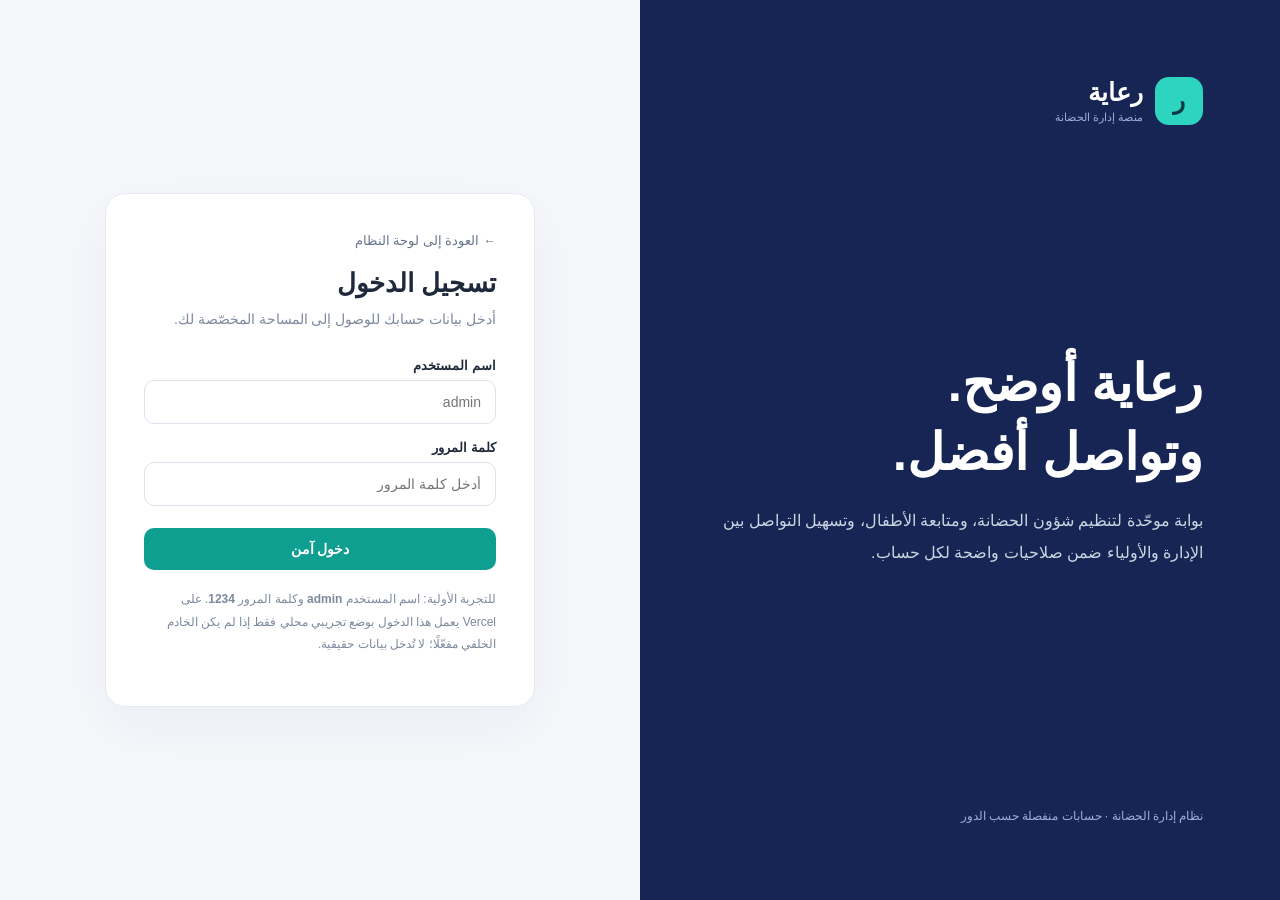
<file: index.html>
<!doctype html>
<html lang="ar" dir="rtl">
<head><meta charset="utf-8"><meta name="viewport" content="width=device-width,initial-scale=1"><meta name="theme-color" content="#172554"><title>رِعاية | إدارة الحضانة</title><link rel="stylesheet" href="styles.css"><style>.head-actions{display:flex;align-items:center;gap:16px}.accounts-link{font-size:12px;font-weight:700;color:#0f766e;text-decoration:none;white-space:nowrap}.accounts-link:hover{text-decoration:underline}@media(max-width:600px){.head-actions{gap:8px;flex-wrap:wrap}.accounts-link{font-size:11px}}</style></head>
<body><div class="shell"><aside class="sidebar"><div class="brand"><span>ر</span><div><b>رِعاية</b><small>منصة إدارة الحضانة</small></div></div><div class="workspace">● <span><b>حضانة البراعم</b><small>المساحة الإدارية</small></span></div><p class="navlabel">القائمة الرئيسية</p><nav id="nav"><button class="active" data-page="dashboard">▦ لوحة التحكم</button><button data-page="children">♧ الأطفال</button><button data-page="departments">▦ الأقسام</button><button data-page="attendance">◷ الحضور والانصراف</button><button data-page="payments">▤ المدفوعات</button><button data-page="staff">♙ المربّيات</button><button data-page="reports">▥ التقارير</button></nav><div class="sidefoot"><b>رِعاية</b><small>إدارة أكثر وضوحًا، ورعاية أفضل</small></div></aside><main><header><button id="menu" class="menubtn">☰</button><div>المساحة الإدارية <span>/</span> <b id="crumb">لوحة التحكم</b></div><div class="head-actions"><a href="accounts.html" class="accounts-link">الحسابات والأولياء ↗</a><time id="today"></time></div></header><section id="content"></section><footer>تنبيه: البيانات التجريبية محفوظة في هذا المتصفح فقط، ولا تُشارك بين الأجهزة قبل ربط قاعدة بيانات</footer></main></div><dialog id="dlg"><form id="form" method="dialog"><div class="modalhead"><h2 id="dlgtitle">إضافة سجل</h2><button type="button" id="close" class="x">×</button></div><div id="fields" class="fields"></div><div class="modalactions"><button type="button" id="cancel" class="btn">إلغاء</button><button type="submit" class="btn primary">حفظ البيانات ←</button></div></form></dialog><div id="toast" role="status"></div><script src="auth-guard.js"></script><script src="app.js"></script></body></html>
</file>
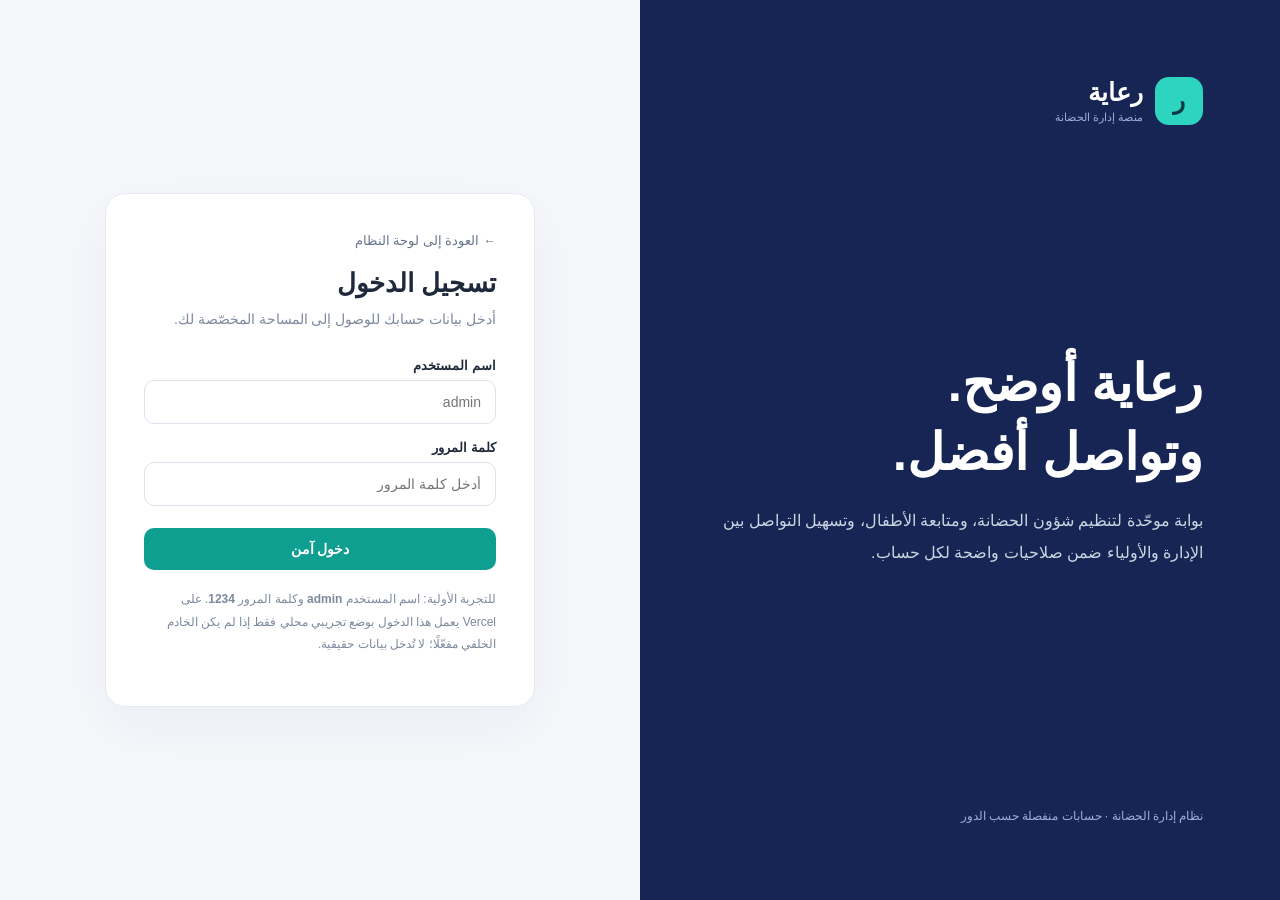
<file: accounts.html>
<!doctype html>
<html lang="ar" dir="rtl">
<head><meta charset="utf-8"><meta name="viewport" content="width=device-width,initial-scale=1"><title>الحسابات والملفات | رعاية</title><link rel="stylesheet" href="styles.css"><style>
.admin-page{max-width:1050px;margin:auto;padding:28px}.admin-top{display:flex;align-items:center;justify-content:space-between;gap:16px;flex-wrap:wrap;margin-bottom:24px}.admin-top h1{margin:0;color:#172554;font-size:26px}.admin-top p{color:#7d899e;margin:7px 0 0}.admin-top a{color:#0f766e;text-decoration:none}.admin-columns{display:grid;grid-template-columns:repeat(2,minmax(0,1fr));gap:18px}.admin-card{background:white;border:1px solid #e5eaf2;border-radius:15px;padding:22px}.admin-card h2{margin:0 0 8px;font-size:18px}.admin-card>p{font-size:13px;color:#7d899e;line-height:1.8;margin:0 0 18px}.admin-card label{display:block;font-size:13px;font-weight:650;margin:13px 0 6px}.admin-card input,.admin-card select{width:100%;padding:11px;border:1px solid #dce3ed;border-radius:9px;background:#fff}.admin-card button{border:0;background:#0f9f91;color:#fff;padding:12px 15px;border-radius:9px;margin-top:16px;font-weight:700}.notice{display:none;padding:12px;border-radius:9px;margin-top:14px;font-size:13px;line-height:1.8}.notice.ok{display:block;background:#e8f8f2;color:#12634f}.notice.err{display:block;background:#fff1f0;color:#9f3028}.account-id{font-weight:800;color:#172554}@media(max-width:760px){.admin-page{padding:16px}.admin-columns{grid-template-columns:1fr}}
</style></head>
<body><main class="admin-page"><header class="admin-top"><div><h1>إدارة الحسابات وملفات الأطفال</h1><p>إنشاء حسابات مستقلة للأولياء والمربّيات وربط كل طفل بحساب وليّه.</p></div><a href="index.html">← لوحة الإدارة</a></header><div id="globalNotice" class="notice"></div><div class="admin-columns"><section class="admin-card"><h2>إنشاء حساب</h2><p>ينشئ هذا النموذج حساب ولي أو مربّية على الخادم، وليس داخل المتصفح فقط.</p><form id="userForm"><label for="fullName">الاسم الكامل</label><input id="fullName" required maxlength="120"><label for="email">البريد الإلكتروني</label><input id="email" type="email" required maxlength="190"><label for="password">كلمة المرور المؤقتة</label><input id="password" type="password" minlength="12" required autocomplete="new-password"><label for="role">نوع الحساب</label><select id="role"><option value="parent">ولي أمر</option><option value="teacher">مربّية</option></select><button type="submit">إنشاء الحساب</button></form><div id="userNotice" class="notice"></div></section><section class="admin-card"><h2>تسجيل طفل وربطه بوليّه</h2><p>أدخل رقم حساب الولي الذي يظهر بعد إنشاء حسابه. بهذه الطريقة لا يُعرض ملف الطفل لحساب ولي آخر.</p><form id="childForm"><label for="parentId">رقم حساب الولي</label><input id="parentId" type="number" min="1" required><label for="childName">اسم الطفل</label><input id="childName" required maxlength="120"><label for="birthDate">تاريخ الميلاد</label><input id="birthDate" type="date"><label for="groupName">المجموعة</label><input id="groupName" maxlength="80" placeholder="مثال: الفراشات"><button type="submit">حفظ ملف الطفل</button></form><div id="childNotice" class="notice"></div></section></div><section class="admin-card" style="margin-top:18px"><h2>الحسابات المسجلة</h2><div id="accountsList" class="empty-state">سيظهر هنا حسابات الأولياء والمربّيات التي أُنشئت في هذا المتصفح.</div></section><section class="admin-card" style="margin-top:18px"><h2>ملفات الأطفال المسجلة</h2><div id="childrenList" class="empty-state">سيظهر هنا الأطفال المسجلون.</div></section></main><script>
let csrf='',demoMode=false;
const $=s=>document.querySelector(s);
function show(el,msg,ok=false){el.textContent=msg;el.className='notice '+(ok?'ok':'err')}
function readList(key){try{const x=JSON.parse(localStorage.getItem(key)||'[]');return Array.isArray(x)?x:[]}catch(_){return []}}
function saveList(key,list){localStorage.setItem(key,JSON.stringify(list))}
function renderLocalLists(){
 const accounts=readList('riaya_demo_accounts'),children=readList('riaya_demo_children');
 const esc=s=>String(s??'').replace(/[&<>"']/g,c=>({'&':'&amp;','<':'&lt;','>':'&gt;','"':'&quot;',"'":'&#39;'}[c]));
 $('#accountsList').innerHTML=accounts.length?'<div class="tablewrap"><table><thead><tr><th>رقم الحساب</th><th>الاسم</th><th>البريد</th><th>النوع</th></tr></thead><tbody>'+accounts.map(a=>'<tr><td>'+a.id+'</td><td>'+esc(a.name)+'</td><td>'+esc(a.email)+'</td><td>'+(a.role==='parent'?'ولي أمر':'مربّية')+'</td></tr>').join('')+'</tbody></table></div>':'<p class="empty-state">لا توجد حسابات تجريبية بعد.</p>';
 $('#childrenList').innerHTML=children.length?'<div class="tablewrap"><table><thead><tr><th>رقم الملف</th><th>اسم الطفل</th><th>رقم حساب الولي</th><th>المجموعة</th></tr></thead><tbody>'+children.map(x=>'<tr><td>'+x.id+'</td><td>'+esc(x.name)+'</td><td>'+x.parent_id+'</td><td>'+esc(x.group_name||'غير محددة')+'</td></tr>').join('')+'</tbody></table></div>':'<p class="empty-state">لا توجد ملفات أطفال بعد.</p>';
}
async function api(action,options={}){
 const r=await fetch('backend/api.php?action='+action,{credentials:'same-origin',...options,headers:{'Content-Type':'application/json',...(options.headers||{})}});
 const raw=await r.text();let d;try{d=JSON.parse(raw)}catch(_){throw new Error('API_UNAVAILABLE')}
 if(!r.ok)throw new Error(d.error||'تعذرت العملية');return d
}
(async()=>{
 try {
  const me=await api('me');
  if(me.user.role!=='admin'){location.replace(me.user.role==='parent'?'parent.html':'login.html');return}
  csrf=me.csrf;
 } catch(e) {
  try {const demo=JSON.parse(sessionStorage.getItem('riaya_demo_user')||'null');if(demo&&demo.role==='admin'){demoMode=true;const notice=$('#globalNotice');show(notice,'وضع تجريبي: الحسابات وملفات الأطفال تُحفظ في هذا المتصفح فقط، وليست على خادم مشترك.',true);renderLocalLists();return}}catch(_){}
  location.replace('login.html');
 }
})();
$('#userForm').addEventListener('submit',async e=>{
 e.preventDefault();const btn=e.submitter;btn.disabled=true;
 try{
  const payload={name:$('#fullName').value.trim(),email:$('#email').value.trim().toLowerCase(),password:$('#password').value,role:$('#role').value};
  if(demoMode){
   const list=readList('riaya_demo_accounts');
   if(list.some(x=>x.email===payload.email))throw new Error('هذا البريد مسجل بالفعل في بيانات التجربة');
   const account={id:Math.max(0,...list.map(x=>Number(x.id)||0))+1,name:payload.name,email:payload.email,role:payload.role};
   list.push(account);saveList('riaya_demo_accounts',list);
   if(account.role==='teacher'){
    const localDb=(()=>{try{return JSON.parse(localStorage.getItem('riaya_db')||'{}')}catch(_){return {}}})();
    if(!Array.isArray(localDb.staff))localDb.staff=[];
    localDb.staff.push({id:Math.max(0,...localDb.staff.map(x=>Number(x.id)||0))+1,name:account.name,role:'مربية',phone:'',group:'الإدارة',status:'نشط'});
    localStorage.setItem('riaya_db',JSON.stringify(localDb));
   }
   show($('#userNotice'),'تم إنشاء حساب تجريبي محلي. رقم الحساب: '+account.id+' — لن يعمل تسجيل دخول مستقل لهذا الحساب حتى ربط خادم وقاعدة بيانات.',true);renderLocalLists();
   $('#userForm').reset();if(account.role==='parent')$('#parentId').value=account.id;return;
  }
  const d=await api('users',{method:'POST',headers:{'X-CSRF-Token':csrf},body:JSON.stringify(payload)});
  show($('#userNotice'),'تم إنشاء الحساب بنجاح. رقم الحساب: '+d.id+' — أرسل بيانات الدخول إلى صاحب الحساب عبر قناة آمنة.',true);$('#userForm').reset();if(d.role==='parent')$('#parentId').value=d.id;
 }catch(err){show($('#userNotice'),err.message==='API_UNAVAILABLE'?'الخادم الخلفي غير مفعّل على Vercel؛ استخدم الوضع التجريبي أو اربط API وقاعدة بيانات.':err.message)}
 finally{btn.disabled=false}
});
$('#childForm').addEventListener('submit',async e=>{
 e.preventDefault();const btn=e.submitter;btn.disabled=true;
 try{
  const payload={parent_id:$('#parentId').value,name:$('#childName').value.trim(),birth_date:$('#birthDate').value,group_name:$('#groupName').value.trim()};
  if(demoMode){
   const accounts=readList('riaya_demo_accounts');
   const parent=accounts.find(x=>Number(x.id)===Number(payload.parent_id)&&x.role==='parent');
   if(!parent)throw new Error('لم يتم العثور على حساب ولي تجريبي بهذا الرقم. أنشئ حساب ولي أولًا.');
   const children=readList('riaya_demo_children');
   const child={id:Math.max(0,...children.map(x=>Number(x.id)||0))+1,parent_id:Number(payload.parent_id),name:payload.name,birth_date:payload.birth_date,group_name:payload.group_name};
   children.push(child);saveList('riaya_demo_children',children);
   const localDb=(()=>{try{return JSON.parse(localStorage.getItem('riaya_db')||'{}')}catch(_){return {}}})();
   if(!Array.isArray(localDb.children))localDb.children=[];
   localDb.children.push({id:Math.max(0,...localDb.children.map(x=>Number(x.id)||0))+1,name:payload.name,age:'',group:payload.group_name||'غير محددة',guardian:parent.name,phone:'',status:'نشط'});
   localStorage.setItem('riaya_db',JSON.stringify(localDb));
   show($('#childNotice'),'تم حفظ ملف الطفل محليًا، وسيظهر في قسم الأطفال بلوحة الإدارة. رقم الملف: '+child.id,true);renderLocalLists();$('#childForm').reset();return;
  }
  const d=await api('children',{method:'POST',headers:{'X-CSRF-Token':csrf},body:JSON.stringify(payload)});
  show($('#childNotice'),'تم إنشاء ملف الطفل وربطه بحساب الولي. رقم الملف: '+d.id,true);$('#childForm').reset();
 }catch(err){show($('#childNotice'),err.message==='API_UNAVAILABLE'?'الخادم الخلفي غير مفعّل على Vercel.':err.message)}
 finally{btn.disabled=false}
});
</script></body></html>
</file>
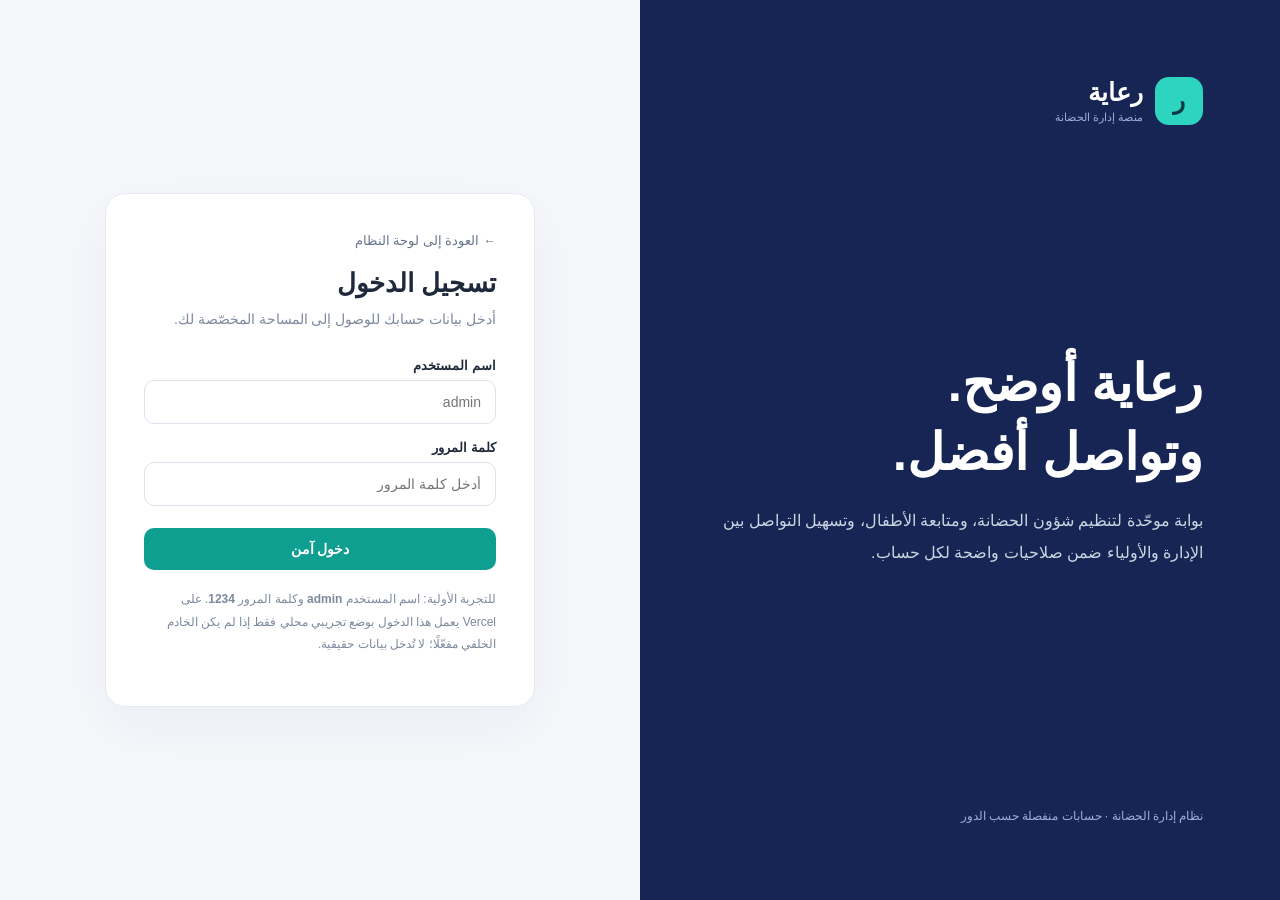
<file: login.html>
<!doctype html>
<html lang="ar" dir="rtl">
<head><meta charset="utf-8"><meta name="viewport" content="width=device-width,initial-scale=1"><meta name="theme-color" content="#172554"><title>تسجيل الدخول | رعاية</title><link rel="stylesheet" href="styles.css"><style>
.auth-wrap{min-height:100vh;display:grid;grid-template-columns:1fr 1fr;background:#f5f7fb}.auth-brand{padding:clamp(28px,6vw,80px);background:#172554;color:#fff;display:flex;flex-direction:column;justify-content:space-between;min-height:100vh}.auth-logo{display:flex;gap:12px;align-items:center;font-size:25px;font-weight:800}.auth-logo span{display:grid;place-items:center;width:48px;height:48px;border-radius:14px;background:#2dd4bf;color:#073b46}.auth-copy{max-width:500px;margin:auto 0}.auth-copy h1{font-size:clamp(30px,4vw,52px);line-height:1.35;margin:0 0 18px}.auth-copy p{line-height:2;color:#cbd5e1;font-size:16px}.auth-foot{color:#9eafd8;font-size:12px}.auth-panel{display:grid;place-items:center;padding:28px}.auth-card{width:min(100%,430px);background:#fff;border:1px solid #e5eaf2;border-radius:20px;padding:clamp(24px,4vw,38px);box-shadow:0 18px 60px #1725540c}.auth-card h2{margin:0 0 8px;font-size:26px}.auth-sub{color:#7d899e;margin:0 0 26px;line-height:1.8}.auth-card label{display:block;font-weight:650;font-size:13px;margin:16px 0 7px}.auth-card input{width:100%;padding:13px 14px;border:1px solid #dce3ed;border-radius:10px;background:#fff;outline:none}.auth-card input:focus{border-color:#0f9f91;box-shadow:0 0 0 3px #0f9f9118}.auth-card button{width:100%;border:0;border-radius:10px;padding:13px;background:#0f9f91;color:#fff;font-weight:750;margin-top:22px}.auth-card button:disabled{opacity:.6;cursor:wait}.auth-note{font-size:12px;color:#7d899e;line-height:1.9;margin-top:18px}.auth-error{display:none;background:#fff1f0;border:1px solid #ffd8d5;color:#9f3028;border-radius:9px;padding:11px;font-size:13px;margin-top:16px}.auth-back{display:inline-block;color:#64748b;text-decoration:none;font-size:13px;margin-bottom:20px}.auth-back:hover{color:#0f9f91}@media(max-width:760px){.auth-wrap{grid-template-columns:1fr}.auth-brand{min-height:auto;padding:24px}.auth-copy{margin:38px 0 12px}.auth-copy h1{font-size:29px}.auth-copy p{font-size:14px}.auth-foot{display:none}.auth-panel{padding:20px}}
</style></head>
<body><div class="auth-wrap"><aside class="auth-brand"><div class="auth-logo"><span>ر</span><div>رعاية<div style="font-size:11px;font-weight:400;color:#9eafd8;margin-top:4px">منصة إدارة الحضانة</div></div></div><div class="auth-copy"><h1>رعاية أوضح.<br>وتواصل أفضل.</h1><p>بوابة موحّدة لتنظيم شؤون الحضانة، ومتابعة الأطفال، وتسهيل التواصل بين الإدارة والأولياء ضمن صلاحيات واضحة لكل حساب.</p></div><div class="auth-foot">نظام إدارة الحضانة · حسابات منفصلة حسب الدور</div></aside><main class="auth-panel"><form class="auth-card" id="loginForm"><a class="auth-back" href="index.html">← العودة إلى لوحة النظام</a><h2>تسجيل الدخول</h2><p class="auth-sub">أدخل بيانات حسابك للوصول إلى المساحة المخصّصة لك.</p><label for="email">اسم المستخدم</label><input id="email" type="text" autocomplete="username" required placeholder="admin"><label for="password">كلمة المرور</label><input id="password" type="password" autocomplete="current-password" required placeholder="أدخل كلمة المرور"><button id="submitBtn" type="submit">دخول آمن</button><div id="error" class="auth-error" role="alert"></div><p class="auth-note">للتجربة الأولية: اسم المستخدم <strong>admin</strong> وكلمة المرور <strong>1234</strong>. على Vercel يعمل هذا الدخول بوضع تجريبي محلي فقط إذا لم يكن الخادم الخلفي مفعّلًا؛ لا تُدخل بيانات حقيقية.</p></form></main></div><script>
const form=document.querySelector('#loginForm'),btn=document.querySelector('#submitBtn'),error=document.querySelector('#error');
form.addEventListener('submit',async e=>{
 e.preventDefault();error.style.display='none';btn.disabled=true;btn.textContent='جارٍ التحقق…';
 const username=document.querySelector('#email').value.trim(),password=document.querySelector('#password').value;
 try {
  const r=await fetch('backend/api.php?action=login',{method:'POST',credentials:'same-origin',headers:{'Content-Type':'application/json','Accept':'application/json'},body:JSON.stringify({username,password})});
  const raw=await r.text();let d;
  try{d=JSON.parse(raw)}catch(_){throw new Error('API_UNAVAILABLE')}
  if(!r.ok)throw new Error(d.error||'اسم المستخدم أو كلمة المرور غير صحيحة');
  if(!d.user||!d.user.role)throw new Error('استجابة الخادم ناقصة؛ تحقق من إعداد API وقاعدة البيانات.');
  sessionStorage.removeItem('riaya_demo_user');location.href=d.user.role==='parent'?'parent.html':'index.html';
 } catch(err) {
  if((err.message==='API_UNAVAILABLE'||err instanceof TypeError) && username==='admin' && password==='1234'){
   sessionStorage.setItem('riaya_demo_user',JSON.stringify({name:'مدير النظام',role:'admin'}));
   location.href='index.html';return;
  }
  error.textContent=err.message==='API_UNAVAILABLE'?'الخادم الخلفي غير مفعّل على Vercel. للتجربة فقط، استخدم admin / 1234.':'تعذّر الاتصال بالخادم أو تسجيل الدخول. '+err.message;
  error.style.display='block';
 } finally {btn.disabled=false;btn.textContent='دخول آمن'}
});
</script></body></html>
</file>
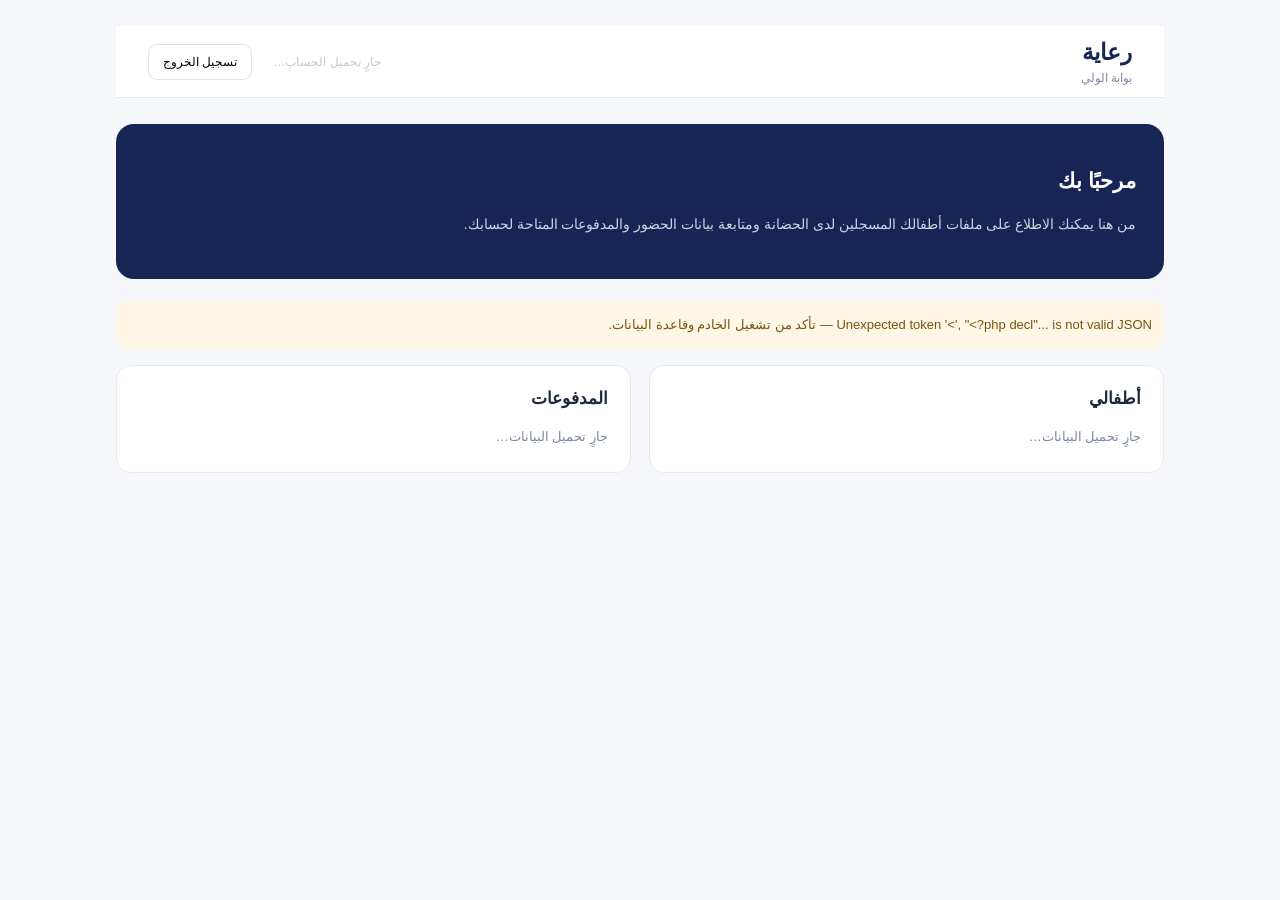
<file: parent.html>
<!doctype html>
<html lang="ar" dir="rtl">
<head><meta charset="utf-8"><meta name="viewport" content="width=device-width,initial-scale=1"><title>بوابة الولي | رعاية</title><link rel="stylesheet" href="styles.css"><style>
.parent-shell{max-width:1100px;margin:auto;padding:26px}.parent-head{display:flex;align-items:center;justify-content:space-between;gap:18px;flex-wrap:wrap;margin-bottom:26px}.parent-brand{font-size:23px;font-weight:850;color:#172554}.parent-brand small{display:block;color:#7d899e;font-size:12px;font-weight:400;margin-top:5px}.parent-user{display:flex;align-items:center;gap:12px}.parent-user button{border:1px solid #dce3ed;background:white;border-radius:9px;padding:10px 14px}.parent-welcome{background:#172554;color:white;border-radius:18px;padding:28px;margin-bottom:22px}.parent-welcome p{color:#cbd5e1;line-height:1.9}.parent-grid{display:grid;grid-template-columns:repeat(2,minmax(0,1fr));gap:18px}.parent-panel{background:white;border:1px solid #e5eaf2;border-radius:15px;padding:22px;min-width:0}.parent-panel h2{font-size:17px;margin:0 0 16px}.record{padding:13px 0;border-bottom:1px solid #edf0f5;display:flex;justify-content:space-between;gap:12px;align-items:center}.record:last-child{border-bottom:0}.record small{display:block;color:#7d899e;margin-top:5px}.empty-state{color:#7d899e;font-size:13px;line-height:1.9}.parent-alert{padding:12px;border-radius:10px;background:#fff7e6;color:#7a5310;font-size:13px;line-height:1.8;margin-bottom:16px}@media(max-width:700px){.parent-shell{padding:16px}.parent-grid{grid-template-columns:1fr}.parent-welcome{padding:22px}}
</style></head>
<body><main class="parent-shell"><header class="parent-head"><div class="parent-brand">رعاية<small>بوابة الولي</small></div><div class="parent-user"><span id="parentName">جارٍ تحميل الحساب…</span><button id="logoutBtn">تسجيل الخروج</button></div></header><section class="parent-welcome"><h1 id="welcomeTitle">مرحبًا بك</h1><p>من هنا يمكنك الاطلاع على ملفات أطفالك المسجلين لدى الحضانة ومتابعة بيانات الحضور والمدفوعات المتاحة لحسابك.</p></section><div id="alert" class="parent-alert" hidden></div><div class="parent-grid"><section class="parent-panel"><h2>أطفالي</h2><div id="children" class="empty-state">جارٍ تحميل البيانات…</div></section><section class="parent-panel"><h2>المدفوعات</h2><div id="payments" class="empty-state">جارٍ تحميل البيانات…</div></section></div></main><script>
let csrf='';
async function api(action,options={}){const r=await fetch('backend/api.php?action='+action,{credentials:'same-origin',...options,headers:{'Content-Type':'application/json',...(options.headers||{})}});const d=await r.json();if(!r.ok)throw new Error(d.error||'حدث خطأ');return d}
function esc(s){return String(s??'').replace(/[&<>"']/g,c=>({'&':'&amp;','<':'&lt;','>':'&gt;','"':'&quot;',"'":'&#39;'}[c]))}
async function init(){try{const me=await api('me');if(me.user.role!=='parent'){location.href='index.html';return}csrf=me.csrf;document.querySelector('#parentName').textContent=me.user.name;document.querySelector('#welcomeTitle').textContent='مرحبًا، '+me.user.name;const [c,p]=await Promise.all([api('children'),api('payments')]);document.querySelector('#children').innerHTML=c.children.length?c.children.map(x=>'<div class="record"><div><strong>'+esc(x.name)+'</strong><small>'+esc(x.group_name||'لم تحدد المجموعة')+(x.birth_date?' · '+esc(x.birth_date):'')+'</small></div></div>').join(''):'<p class="empty-state">لا توجد ملفات أطفال مرتبطة بحسابك حتى الآن. يرجى التواصل مع الإدارة.</p>';document.querySelector('#payments').innerHTML=p.payments.length?p.payments.map(x=>'<div class="record"><div><strong>'+esc(x.child_name)+'</strong><small>'+esc(x.payment_month)+'</small></div><div style="text-align:left"><strong>'+((Number(x.amount_cents)/100).toLocaleString('ar-DZ'))+' دج</strong><small>'+({'paid':'مدفوع','pending':'قيد المراجعة','rejected':'مرفوض'}[x.status]||esc(x.status))+'</small></div></div>').join(''):'<p class="empty-state">لا توجد مدفوعات مسجلة لهذا الحساب.</p>'}catch(e){if(e.message.includes('تسجيل الدخول'))location.href='login.html';else{const a=document.querySelector('#alert');a.hidden=false;a.textContent=e.message+' — تأكد من تشغيل الخادم وقاعدة البيانات.'}}}
document.querySelector('#logoutBtn').addEventListener('click',async()=>{try{await api('logout',{method:'POST',headers:{'X-CSRF-Token':csrf},body:'{}'})}finally{location.href='login.html'}});init();
</script></body></html>
</file>
<file: styles.css>
:root{--navy:#172554;--ink:#1e293b;--muted:#7d899e;--line:#e5eaf2;--bg:#f5f7fb;--teal:#0f9f91;--white:#fff}*{box-sizing:border-box}body{margin:0;font:14px "Segoe UI",Tahoma,Arial,sans-serif;background:var(--bg);color:var(--ink)}button,input,select{font:inherit}button{cursor:pointer}.shell{display:flex;min-height:100vh}.sidebar{width:250px;flex-shrink:0;background:var(--navy);color:#dce5ff;padding:24px 16px;display:flex;flex-direction:column}.brand{display:flex;align-items:center;gap:12px;padding:0 7px 28px}.brand>span{width:44px;height:44px;border-radius:13px;background:#2dd4bf;color:#073b46;display:grid;place-items:center;font-size:25px;font-weight:900}.brand b{display:block;color:white;font-size:21px}.brand small,.workspace small{display:block;font-size:11px;color:#9eafd8;margin-top:5px}.workspace{display:flex;gap:10px;align-items:center;padding:14px 11px;background:#ffffff0d;border:1px solid #ffffff14;border-radius:11px;color:#5eead4;margin-bottom:25px}.workspace b{color:#fff;font-size:12px}.navlabel{font-size:10px;color:#8194c5;padding:0 10px;letter-spacing:1px}.sidebar nav{display:grid;gap:5px}.sidebar nav button{border:0;text-align:right;background:transparent;color:#b8c5e6;border-radius:9px;padding:13px 12px}.sidebar nav button:hover,.sidebar nav button.active{background:#ffffff13;color:#fff}.sidebar nav button.active{box-shadow:inset -3px 0 #2dd4bf}.sidefoot{margin-top:auto;border-top:1px solid #ffffff1b;padding:18px 6px 0}.sidefoot b{color:white}.sidefoot small{display:block;color:#94a5d0;font-size:10px;margin-top:6px}main{flex:1;min-width:0;display:flex;flex-direction:column}header{height:72px;background:#fff;border-bottom:1px solid var(--line);display:flex;align-items:center;justify-content:space-between;padding:0 32px;color:#8390a5;font-size:12px}header span{padding:0 9px;color:#c2cad7}header b{color:#26354e}header time{background:#f7f9fc;border:1px solid var(--line);border-radius:9px;padding:9px 12px}.menubtn{display:none}#content{padding:30px;max-width:1500px;width:100%;margin:0 auto;flex:1}.heading{display:flex;align-items:flex-start;justify-content:space-between;gap:20px;margin-bottom:24px}.eyebrow{color:var(--teal);font-size:10px;font-weight:800;letter-spacing:1px}.heading h1{font-size:26px;letter-spacing:-.5px;margin:8px 0}.heading p{color:var(--muted);font-size:12px;margin:0;line-height:1.8}.actions{display:flex;gap:9px}.btn{background:#fff;border:1px solid var(--line);border-radius:8px;padding:10px 14px;font-size:12px;font-weight:650;color:#56647a}.btn.primary{background:var(--navy);border-color:var(--navy);color:white}.btn:hover{filter:brightness(.97)}.stats{display:grid;grid-template-columns:repeat(4,minmax(0,1fr));gap:15px;margin-bottom:20px}.stat,.panel{background:white;border:1px solid var(--line);border-radius:13px;box-shadow:0 7px 25px #17255408;min-width:0}.stat{padding:18px}.statlabel{display:flex;justify-content:space-between;align-items:center;color:#78859a;font-size:11px}.symbol{width:36px;height:36px;display:grid;place-items:center;border-radius:10px;background:#e6f8f4;color:var(--teal);font-size:19px}.stat strong{display:block;font-size:27px;margin:14px 0 7px;color:#1b2945}.stat small{color:#96a1b2;font-size:10px}.dashgrid{display:grid;grid-template-columns:1.3fr 1fr;gap:17px;margin-bottom:18px}.panelhead{display:flex;justify-content:space-between;align-items:center;padding:19px 20px 15px;gap:12px}.panelhead h2{font-size:14px;margin:0}.panelhead p{font-size:10px;color:#95a0b1;margin:6px 0 0}.link{border:0;background:none;color:var(--teal);font-size:11px;font-weight:700}.activity{padding:0 20px 12px}.activityrow{display:flex;align-items:center;gap:12px;padding:12px 0;border-bottom:1px solid #f0f2f6}.activityrow:last-child{border:0}.acticon{background:#eef2ff;color:#6074d0;border-radius:9px;width:34px;height:34px;display:grid;place-items:center}.actcopy{flex:1}.actcopy b{display:block;font-size:11px}.actcopy small{display:block;font-size:10px;color:#98a3b4;margin-top:5px}.chart{padding:0 20px 20px}.bars{height:155px;display:flex;align-items:flex-end;justify-content:space-around;gap:13px;border-bottom:1px solid #edf0f5;padding:0 7px}.bar{width:9%;max-width:40px;border-radius:6px 6px 0 0;background:#dce5fb;position:relative}.bar:nth-child(4){background:#14b8a6}.bar span{position:absolute;bottom:-21px;right:0;left:0;text-align:center;font-size:9px;color:#99a4b5}.toolbar{display:flex;gap:10px;padding:0 20px 16px;flex-wrap:wrap}.search{flex:1;min-width:180px;border:1px solid var(--line);border-radius:8px;padding:10px 12px;outline:none;background:#fbfcfe;font-size:11px}.search:focus,input:focus,select:focus{border-color:#67d3c6;outline:2px solid #dff8f4}.tablewrap{overflow:auto}table{border-collapse:collapse;width:100%;white-space:nowrap}thead{background:#f8fafc}th{text-align:right;font-size:10px;color:#8995a8;padding:14px 19px;border-top:1px solid #eef1f6;border-bottom:1px solid #eef1f6}td{font-size:11px;color:#4e5b71;padding:14px 19px;border-bottom:1px solid #f0f2f6}tbody tr:last-child td{border-bottom:0}tbody tr:hover{background:#fbfdfd}.person{display:flex;align-items:center;gap:9px}.avatar{width:33px;height:33px;border-radius:9px;background:#e9efff;color:#5066c4;display:grid;place-items:center;font-weight:800}.person b{display:block;color:#28364d}.person small{display:block;color:#9aa5b5;font-size:10px;margin-top:4px}.status{display:inline-block;padding:5px 8px;border-radius:6px;font-size:10px;background:#e8f8f1;color:#188764}.status.pending{background:#fff5df;color:#b8790d}.status.bad{background:#fff0f2;color:#ce4b60}.rowbtn{border:1px solid var(--line);border-radius:6px;background:#fff;padding:5px 8px;font-size:10px;color:#637087;margin-left:4px}.rowbtn:hover{color:var(--teal)}.tablefoot{padding:13px 20px;color:#9aa4b4;font-size:10px;border-top:1px solid #eef1f6}.notice{padding:14px 16px;border-radius:9px;background:#eef7ff;border:1px solid #dbeafe;color:#41658b;font-size:11px;margin-bottom:16px}.reportgrid{display:grid;grid-template-columns:repeat(2,minmax(0,1fr));gap:16px}.report{padding:20px}.report h3{font-size:13px}.report p{font-size:11px;color:#8490a4;line-height:1.8}.report strong{font-size:26px}.progress{height:7px;background:#edf0f6;border-radius:8px;overflow:hidden}.progress span{display:block;height:100%;background:#14b8a6}footer{border-top:1px solid var(--line);padding:15px 30px;color:#9aa4b4;font-size:10px}.fields{display:grid;grid-template-columns:1fr 1fr;gap:14px}.field{display:flex;flex-direction:column;gap:7px}.field label{font-size:11px;color:#5f6c81;font-weight:650}.field input,.field select{padding:11px;border:1px solid #dfe5ee;border-radius:8px;min-width:0}.modalhead,.modalactions{display:flex;align-items:center;justify-content:space-between}.modalhead h2{font-size:19px}.x{border:0;background:#f1f5f9;border-radius:7px;font-size:21px}.modalactions{justify-content:flex-start;gap:9px;border-top:1px solid var(--line);padding-top:17px;margin-top:22px}dialog{border:0;border-radius:15px;padding:24px;width:min(540px,calc(100% - 24px));box-shadow:0 20px 70px #101a3450}dialog::backdrop{background:#111b35a6}#toast{position:fixed;bottom:22px;left:22px;background:#172554;color:#fff;border-radius:9px;padding:12px 16px;opacity:0;transform:translateY(8px);transition:.2s;pointer-events:none;font-size:12px}#toast.show{opacity:1;transform:none}.empty{text-align:center;color:#98a3b4;padding:30px}
@media(max-width:1050px){.sidebar{width:220px}#content{padding:23px}.stats{gap:10px}.stat{padding:14px}.dashgrid{grid-template-columns:1fr 1fr}}
@media(max-width:800px){.sidebar{position:fixed;right:0;top:0;bottom:0;z-index:5;transform:translateX(105%);transition:.2s}.sidebar.open{transform:none}.menubtn{display:block;border:0;border-radius:7px;padding:8px;background:#f1f5f9}header{padding:0 15px;gap:10px}#content{padding:20px 13px}.stats{grid-template-columns:repeat(2,minmax(0,1fr))}.dashgrid{grid-template-columns:1fr}.heading{flex-direction:column}.actions{width:100%}.actions .btn{flex:1}.reportgrid{grid-template-columns:1fr}footer{padding:14px}}
@media(max-width:480px){.fields{grid-template-columns:1fr}.stat strong{font-size:23px}.heading h1{font-size:22px}header{font-size:10px}header time{display:none}.stat{padding:12px}.panelhead{padding:16px}.toolbar{padding:0 12px 13px}}
</file>
